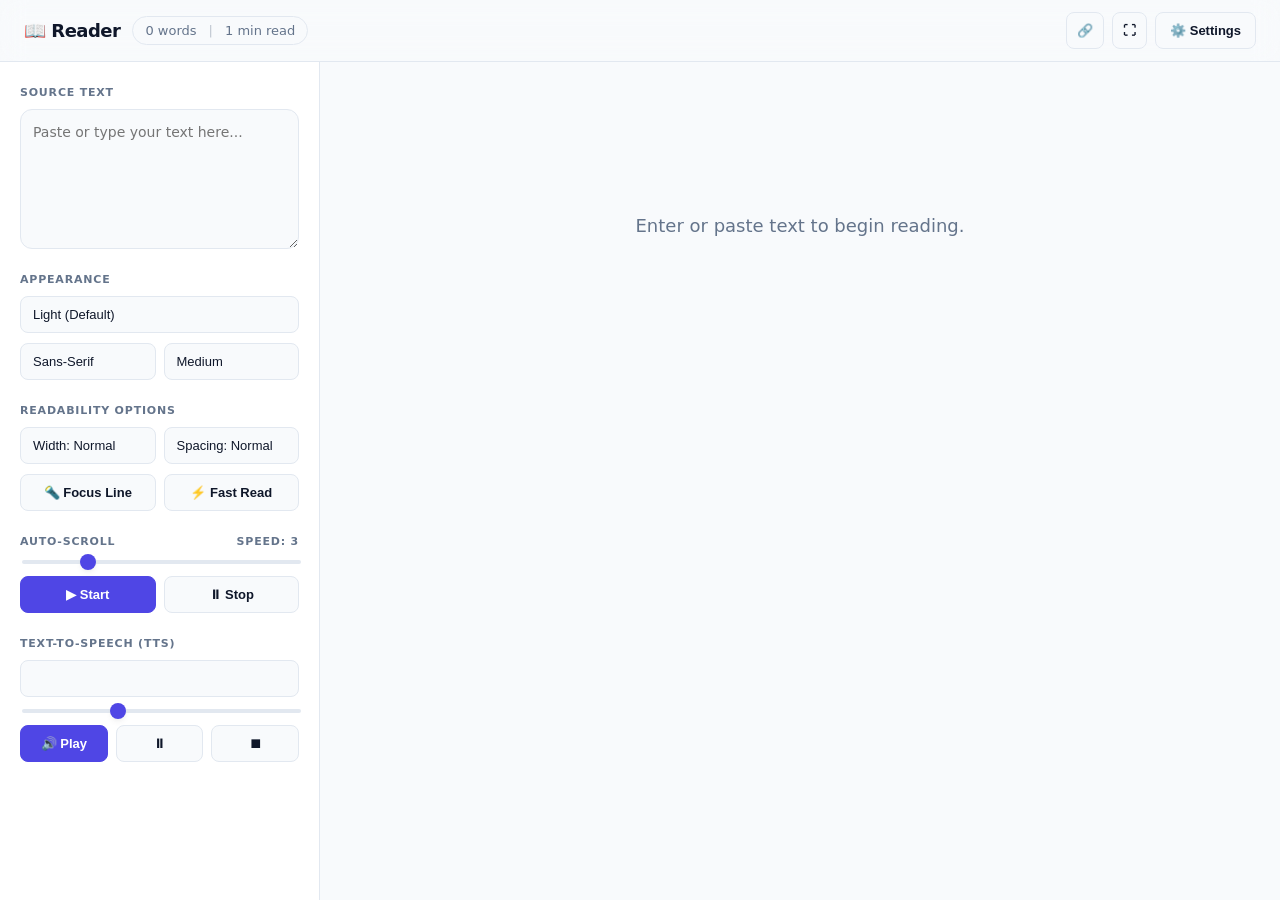
<file: index.html>
<!DOCTYPE html>
<html lang="en">

<head>
  <meta charset="UTF-8">
  <meta name="viewport" content="width=device-width, initial-scale=1.0">
  <title>TxT Reader & Previewer By QE SnG</title>
  <style>
    :root {
      --bg: #F8FAFC;
      --surface: #FFFFFF;
      --text: #0F172A;
      --text-muted: #64748B;
      --primary: #4F46E5;
      --primary-hover: #4338CA;
      --border: #E2E8F0;
      --shadow: 0 4px 6px -1px rgba(0, 0, 0, 0.05), 0 2px 4px -1px rgba(0, 0, 0, 0.03);
      --radius: 12px;
      --font-ui: system-ui, -apple-system, sans-serif;
    }

    .dark {
      --bg: #0F172A;
      --surface: #1E293B;
      --text: #F8FAFC;
      --text-muted: #94A3B8;
      --primary: #6366F1;
      --primary-hover: #818CF8;
      --border: #334155;
      --shadow: 0 4px 10px rgba(0, 0, 0, 0.3);
    }

    .sepia {
      --bg: #F4ECD8;
      --surface: #FDF6E3;
      --text: #433422;
      --text-muted: #8C7B6B;
      --primary: #D97736;
      --primary-hover: #BF652E;
      --border: #E1D4BA;
      --shadow: 0 4px 6px rgba(91, 70, 54, 0.05);
    }

    .oled {
      --bg: #000000;
      --surface: #000000;
      --text: #E2E8F0;
      --text-muted: #64748B;
      --primary: #38BDF8;
      --primary-hover: #7DD3FC;
      --border: #1E293B;
      --shadow: none;
    }

    * {
      box-sizing: border-box;
    }

    body {
      margin: 0;
      font-family: var(--font-ui);
      background: var(--bg);
      color: var(--text);
      transition: background 0.4s ease, color 0.4s ease;
      overflow: hidden;
      height: 100vh;
      display: flex;
      flex-direction: column;
    }

    /* Progress Bar */
    #progressBar {
      position: fixed;
      top: 0;
      left: 0;
      height: 3px;
      background: var(--primary);
      width: 0%;
      z-index: 1000;
      transition: width 0.1s;
    }

    /* Header */
    .header {
      display: flex;
      justify-content: space-between;
      align-items: center;
      padding: 12px 24px;
      background: rgba(var(--surface), 0.7);
      backdrop-filter: blur(12px);
      -webkit-backdrop-filter: blur(12px);
      border-bottom: 1px solid var(--border);
      z-index: 20;
      transition: transform 0.3s;
    }

    .header.focus-mode {
      transform: translateY(-100%);
      position: absolute;
      width: 100%;
    }

    .header-title {
      display: flex;
      align-items: center;
      gap: 12px;
    }

    .header-title h2 {
      margin: 0;
      font-size: 18px;
      font-weight: 700;
      letter-spacing: -0.5px;
    }

    .stats {
      display: flex;
      gap: 12px;
      font-size: 13px;
      color: var(--text-muted);
      font-weight: 500;
      background: var(--bg);
      padding: 6px 12px;
      border-radius: 20px;
      border: 1px solid var(--border);
    }

    .header-actions {
      display: flex;
      gap: 8px;
    }

    /* Main Layout */
    .main-container {
      display: flex;
      flex: 1;
      overflow: hidden;
      width: 100%;
    }

    /* Sidebar */
    .sidebar {
      width: 320px;
      background: var(--surface);
      border-right: 1px solid var(--border);
      padding: 24px 20px;
      overflow-y: auto;
      display: flex;
      flex-direction: column;
      gap: 24px;
      transition: transform 0.3s cubic-bezier(0.4, 0, 0.2, 1), margin-left 0.3s;
      z-index: 10;
    }

    .sidebar.hidden {
      margin-left: -320px;
      transform: translateX(-100%);
    }

    .control-group {
      display: flex;
      flex-direction: column;
      gap: 10px;
    }

    .control-group-title {
      font-size: 11px;
      text-transform: uppercase;
      font-weight: 700;
      color: var(--text-muted);
      letter-spacing: 0.8px;
      display: flex;
      justify-content: space-between;
    }

    textarea {
      width: 100%;
      height: 140px;
      padding: 12px;
      font-size: 14px;
      line-height: 1.5;
      border: 1px solid var(--border);
      border-radius: var(--radius);
      background: var(--bg);
      color: var(--text);
      resize: vertical;
      outline: none;
      transition: border-color 0.2s, box-shadow 0.2s;
      font-family: var(--font-ui);
    }

    textarea:focus {
      border-color: var(--primary);
      box-shadow: 0 0 0 3px rgba(79, 70, 229, 0.1);
    }

    select {
      width: 100%;
      padding: 10px 12px;
      border: 1px solid var(--border);
      border-radius: 8px;
      background: var(--bg);
      color: var(--text);
      font-size: 13px;
      font-weight: 500;
      outline: none;
      cursor: pointer;
      appearance: none;
    }

    .btn-row {
      display: flex;
      gap: 8px;
    }

    button {
      flex: 1;
      padding: 10px 14px;
      font-size: 13px;
      font-weight: 600;
      cursor: pointer;
      background: var(--bg);
      color: var(--text);
      border: 1px solid var(--border);
      border-radius: 8px;
      transition: all 0.2s;
      display: inline-flex;
      justify-content: center;
      align-items: center;
      gap: 6px;
      outline: none;
    }

    button:hover {
      background: var(--border);
    }

    button:active {
      transform: scale(0.97);
    }

    button.primary {
      background: var(--primary);
      color: #fff;
      border-color: var(--primary);
    }

    button.primary:hover {
      background: var(--primary-hover);
    }

    button.icon-only {
      flex: none;
      padding: 10px;
    }

    /* Custom Range Slider */
    input[type="range"] {
      appearance: none;
      width: 100%;
      background: transparent;
    }

    input[type="range"]::-webkit-slider-thumb {
      -webkit-appearance: none;
      height: 16px;
      width: 16px;
      border-radius: 50%;
      background: var(--primary);
      cursor: pointer;
      margin-top: -6px;
      box-shadow: var(--shadow);
    }

    input[type="range"]::-webkit-slider-runnable-track {
      width: 100%;
      height: 4px;
      cursor: pointer;
      background: var(--border);
      border-radius: 2px;
    }

    /* Reader Area */
    .preview-wrapper {
      flex: 1;
      display: flex;
      justify-content: center;
      overflow-y: auto;
      scroll-behavior: smooth;
      position: relative;
    }

    .preview-container {
      width: 100%;
      max-width: 65ch;
      padding: 60px 24px 120px 24px;
      font-size: 18px;
      line-height: 1.6;
      transition: max-width 0.3s, font-size 0.3s, line-height 0.3s;
    }

    .preview-container p {
      margin-bottom: 1.5em;
      color: var(--text);
      transition: opacity 0.3s;
      word-wrap: break-word;
    }

    /* Focus Highlight Mode */
    .focus-active p {
      opacity: 0.2;
    }

    .focus-active p.active-line {
      opacity: 1;
      transform: scale(1.02);
      background: rgba(79, 70, 229, 0.05);
      border-radius: 8px;
      padding: 4px 8px;
      margin-left: -8px;
      margin-right: -8px;
      transition: all 0.2s ease-out;
    }

    /* Bionic Reading Mode */
    b.bionic {
      font-weight: 700;
      opacity: 1;
    }

    span.bionic-rest {
      opacity: 0.8;
      font-weight: 400;
    }

    /* TTS Highlight */
    .tts-active {
      background: rgba(250, 204, 21, 0.3);
      border-radius: 4px;
      border-bottom: 2px solid #FACC15;
    }

    /* Mobile FAB */
    .fab {
      display: none;
      position: fixed;
      bottom: 20px;
      right: 20px;
      width: 50px;
      height: 50px;
      border-radius: 25px;
      background: var(--primary);
      color: white;
      border: none;
      box-shadow: var(--shadow);
      font-size: 20px;
      z-index: 50;
    }

    @media(max-width: 768px) {
      .sidebar {
        position: fixed;
        height: 100vh;
        max-width: 85vw;
        box-shadow: var(--shadow);
      }

      .fab {
        display: flex;
      }

      .header-actions .hide-mobile {
        display: none;
      }

      .stats {
        flex-direction: column;
        gap: 2px;
        padding: 4px 10px;
        font-size: 11px;
      }
    }

    /* Scrollbars */
    ::-webkit-scrollbar {
      width: 6px;
      height: 6px;
    }

    ::-webkit-scrollbar-track {
      background: transparent;
    }

    ::-webkit-scrollbar-thumb {
      background: var(--border);
      border-radius: 4px;
    }

    ::-webkit-scrollbar-thumb:hover {
      background: var(--text-muted);
    }
  </style>
</head>

<body>

  <div id="progressBar"></div>

  <div class="header" id="header">
    <div class="header-title">
      <h2>📖 Reader</h2>
      <div class="stats">
        <span id="wordCount">0 words</span>
        <span style="opacity:0.4">|</span>
        <span id="readTime">0 min read</span>
      </div>
    </div>
    <div class="header-actions">
      <button class="icon-only hide-mobile" id="shareBtn" title="Copy URL">🔗</button>
      <button class="icon-only hide-mobile" id="focusModeBtn" title="Immersive Mode">⛶</button>
      <button id="toggleSidebarBtn" class="hide-mobile">⚙️ Settings</button>
    </div>
  </div>

  <div class="main-container">
    <div class="sidebar" id="sidebar">

      <div class="control-group">
        <div class="control-group-title">Source Text</div>
        <textarea id="inputText" placeholder="Paste or type your text here..."></textarea>
      </div>

      <div class="control-group">
        <div class="control-group-title">Appearance</div>
        <select id="theme">
          <option value="">Light (Default)</option>
          <option value="dark">Dark Mode</option>
          <option value="sepia">Sepia (Eye Care)</option>
          <option value="oled">OLED Night</option>
        </select>
        <div class="btn-row">
          <select id="fontFamily">
            <option value="system-ui, -apple-system, sans-serif">Sans-Serif</option>
            <option value="Georgia, serif">Serif (Classic)</option>
            <option value="ui-monospace, monospace">Monospace</option>
          </select>
          <select id="fontSize">
            <option value="16px">Small</option>
            <option value="18px" selected>Medium</option>
            <option value="22px">Large</option>
            <option value="28px">X-Large</option>
          </select>
        </div>
      </div>

      <div class="control-group">
        <div class="control-group-title">Readability Options</div>
        <div class="btn-row">
          <select id="width">
            <option value="65ch">Width: Normal</option>
            <option value="45ch">Width: Narrow</option>
            <option value="85ch">Width: Wide</option>
            <option value="100%">Width: Full</option>
          </select>
          <select id="spacing">
            <option value="1.6">Spacing: Normal</option>
            <option value="2.2">Spacing: Wide</option>
            <option value="1.3">Spacing: Tight</option>
          </select>
        </div>
        <div class="btn-row">
          <button id="hlBtn">🔦 Focus Line</button>
          <button id="bionicBtn">⚡ Fast Read</button>
        </div>
      </div>

      <div class="control-group">
        <div class="control-group-title"><span>Auto-Scroll</span> <span id="speedVal">Speed: 3</span></div>
        <input type="range" id="scrollSpeed" min="1" max="10" value="3">
        <div class="btn-row">
          <button class="primary" onclick="startScroll()">▶ Start</button>
          <button onclick="stopScroll()">⏸ Stop</button>
        </div>
      </div>

      <div class="control-group">
        <div class="control-group-title">Text-to-Speech (TTS)</div>
        <select id="voices"></select>
        <input type="range" id="ttsSpeed" min="0.5" max="2" step="0.1" value="1" title="Playback Speed">
        <div class="btn-row">
          <button class="primary" onclick="playTTS()">🔊 Play</button>
          <button onclick="pauseTTS()">⏸</button>
          <button onclick="stopTTS()">⏹</button>
        </div>
      </div>

    </div>

    <div class="preview-wrapper" id="previewWrapper">
      <div id="preview" class="preview-container"></div>
    </div>
  </div>

  <button class="fab" id="fabBtn">⚙️</button>

  <script>
    // DOM Elements
    const textarea = document.getElementById("inputText");
    const preview = document.getElementById("preview");
    const previewWrapper = document.getElementById("previewWrapper");
    const sidebar = document.getElementById("sidebar");
    const header = document.getElementById("header");
    const progressBar = document.getElementById("progressBar");

    // Settings State
    let highlightOn = false;
    let bionicOn = false;
    let isFocusMode = false;

    /* ================= INITIALIZATION & STATE ================= */
    function loadState() {
      const params = new URLSearchParams(location.search);
      let text = params.get("txt") || localStorage.getItem("readerText") || "";
      let theme = params.get("theme") || localStorage.getItem("readerTheme") || "";

      textarea.value = decodeURIComponent(text);
      if (theme) { document.body.className = theme; document.getElementById("theme").value = theme; }

      renderPreview();
    }

    function saveState() {
      const text = textarea.value;
      const theme = document.body.className;

      localStorage.setItem("readerText", text);
      localStorage.setItem("readerTheme", theme);

      // Update URL without reloading (useful for sharing)
      const url = new URL(window.location);
      if (text.length < 2000) url.searchParams.set("txt", encodeURIComponent(text)); // Don't bloat URL if text is massive
      url.searchParams.set("theme", theme);
      history.replaceState(null, "", url);
    }

    /* ================= PERFORMANCE RENDER PIPELINE ================= */
    let renderTimer;
    textarea.addEventListener("input", () => {
      // Stats update instantly
      updateStats();

      // DOM Heavy rendering is debounced (Wait 400ms after user stops typing)
      clearTimeout(renderTimer);
      renderTimer = setTimeout(() => {
        renderPreview();
        saveState();
      }, 400);
    });

    function updateStats() {
      const text = textarea.value.trim();
      const words = text ? text.split(/\s+/).length : 0;
      document.getElementById("wordCount").innerText = `${words} word${words !== 1 ? 's' : ''}`;
      document.getElementById("readTime").innerText = `${Math.max(1, Math.ceil(words / 238))} min read`;
    }

    function renderPreview() {
      updateStats();
      const text = textarea.value;

      if (!text.trim()) {
        preview.innerHTML = '<p style="color:var(--text-muted);text-align:center;margin-top:10vh;">Enter or paste text to begin reading.</p>';
        return;
      }

      // Parse paragraphs
      let html = '';
      const paragraphs = text.split(/\n\n+/);

      paragraphs.forEach(p => {
        const lines = p.split('\n');
        let pContent = '';

        lines.forEach((line, idx) => {
          if (!line.trim()) return;
          if (bionicOn) pContent += applyBionic(line) + (idx < lines.length - 1 ? '<br>' : '');
          else pContent += line + (idx < lines.length - 1 ? '<br>' : '');
        });

        if (pContent) html += `<p>${pContent}</p>`;
      });

      preview.innerHTML = html;
      if (highlightOn) attachScrollTracker();
    }

    /* ================= BIONIC READING LOGIC ================= */
    function applyBionic(text) {
      return text.split(' ').map(word => {
        if (word.length <= 1) return `<b class="bionic">${word}</b>`;
        const mid = Math.ceil(word.length / 2);
        return `<b class="bionic">${word.slice(0, mid)}</b><span class="bionic-rest">${word.slice(mid)}</span>`;
      }).join(' ');
    }

    document.getElementById("bionicBtn").addEventListener("click", (e) => {
      bionicOn = !bionicOn;
      e.target.style.background = bionicOn ? "var(--primary)" : "";
      e.target.style.color = bionicOn ? "white" : "";
      renderPreview();
    });

    /* ================= APPEARANCE CONTROLS ================= */
    document.getElementById("theme").addEventListener("change", (e) => { document.body.className = e.target.value; saveState(); });
    document.getElementById("width").addEventListener("change", (e) => preview.style.maxWidth = e.target.value);
    document.getElementById("spacing").addEventListener("change", (e) => preview.style.lineHeight = e.target.value);
    document.getElementById("fontFamily").addEventListener("change", (e) => preview.style.fontFamily = e.target.value);
    document.getElementById("fontSize").addEventListener("change", (e) => preview.style.fontSize = e.target.value);

    /* ================= UI TOGGLES ================= */
    const toggleSidebar = () => sidebar.classList.toggle("hidden");
    document.getElementById("toggleSidebarBtn").addEventListener("click", toggleSidebar);
    document.getElementById("fabBtn").addEventListener("click", toggleSidebar);

    document.getElementById("focusModeBtn").addEventListener("click", () => {
      isFocusMode = !isFocusMode;
      header.classList.toggle("focus-mode");
      if (isFocusMode) sidebar.classList.add("hidden");
      else sidebar.classList.remove("hidden");
    });

    document.getElementById("shareBtn").addEventListener("click", () => {
      navigator.clipboard.writeText(window.location.href);
      const btn = document.getElementById("shareBtn");
      btn.innerText = "✅"; setTimeout(() => btn.innerText = "🔗", 2000);
    });

    /* ================= PROGRESS BAR & FOCUS HIGHLIGHT ================= */
    previewWrapper.addEventListener("scroll", () => {
      const scrollTop = previewWrapper.scrollTop;
      const maxScroll = previewWrapper.scrollHeight - previewWrapper.clientHeight;
      progressBar.style.width = maxScroll > 0 ? `${(scrollTop / maxScroll) * 100}%` : '0%';
    });

    document.getElementById("hlBtn").addEventListener("click", (e) => {
      highlightOn = !highlightOn;
      e.target.style.background = highlightOn ? "var(--primary)" : "";
      e.target.style.color = highlightOn ? "white" : "";

      if (highlightOn) {
        preview.classList.add("focus-active");
        attachScrollTracker();
      } else {
        preview.classList.remove("focus-active");
        previewWrapper.removeEventListener("scroll", processHighlight);
        preview.querySelectorAll("p").forEach(p => p.classList.remove("active-line"));
      }
    });

    function attachScrollTracker() {
      if (!highlightOn) return;
      previewWrapper.addEventListener("scroll", processHighlight);
      processHighlight();
    }

    function processHighlight() {
      const targetY = previewWrapper.getBoundingClientRect().top + (previewWrapper.clientHeight * 0.3); // Focus slightly above center
      let minDiff = Infinity;
      let closestP = null;

      preview.querySelectorAll("p").forEach(p => {
        p.classList.remove("active-line");
        const rect = p.getBoundingClientRect();
        const diff = Math.abs((rect.top + rect.height / 2) - targetY);
        if (diff < minDiff) { minDiff = diff; closestP = p; }
      });
      if (closestP) closestP.classList.add("active-line");
    }

    /* ================= AUTO SCROLL ================= */
    let isScrolling = false;
    let scrollReq;
    const speedInput = document.getElementById("scrollSpeed");
    speedInput.addEventListener("input", (e) => document.getElementById("speedVal").innerText = `Speed: ${e.target.value}`);

    function autoScrollLoop() {
      if (!isScrolling) return;
      previewWrapper.scrollTop += (speedInput.value * 0.2);
      scrollReq = requestAnimationFrame(autoScrollLoop);
    }
    window.startScroll = () => { stopScroll(); isScrolling = true; autoScrollLoop(); };
    window.stopScroll = () => { isScrolling = false; cancelAnimationFrame(scrollReq); };

    // Pause scrolling on touch/mouse hold
    previewWrapper.addEventListener('mousedown', () => { if (isScrolling) stopScroll(); });
    previewWrapper.addEventListener('touchstart', () => { if (isScrolling) stopScroll(); });

    /* ================= TTS ENGINE ================= */
    let utterance;
    let voices = [];
    const ttsSpeed = document.getElementById("ttsSpeed");

    function loadVoices() {
      voices = speechSynthesis.getVoices();
      document.getElementById("voices").innerHTML = voices.map((v, i) => `<option value="${i}">${v.name} (${v.lang})</option>`).join("");
    }
    speechSynthesis.onvoiceschanged = loadVoices;

    window.playTTS = () => {
      stopTTS();
      const textToRead = textarea.value.trim();
      if (!textToRead) return;

      utterance = new SpeechSynthesisUtterance(textToRead);
      const voiceIndex = document.getElementById("voices").value;
      if (voices[voiceIndex]) utterance.voice = voices[voiceIndex];
      utterance.rate = ttsSpeed.value;

      // Highlight text as it reads (if supported by browser/voice)
      utterance.onboundary = (e) => {
        if (e.name === 'word') {
          // Basic highlighting wrapper - complex to implement perfectly due to innerHTML structure,
          // but keeps the page alive and prevents screen sleep
        }
      };

      speechSynthesis.speak(utterance);
    };
    window.pauseTTS = () => speechSynthesis.pause();
    window.stopTTS = () => speechSynthesis.cancel();

    /* INIT */
    loadState();
    loadVoices();
  </script>
</body>

</html>
</file>
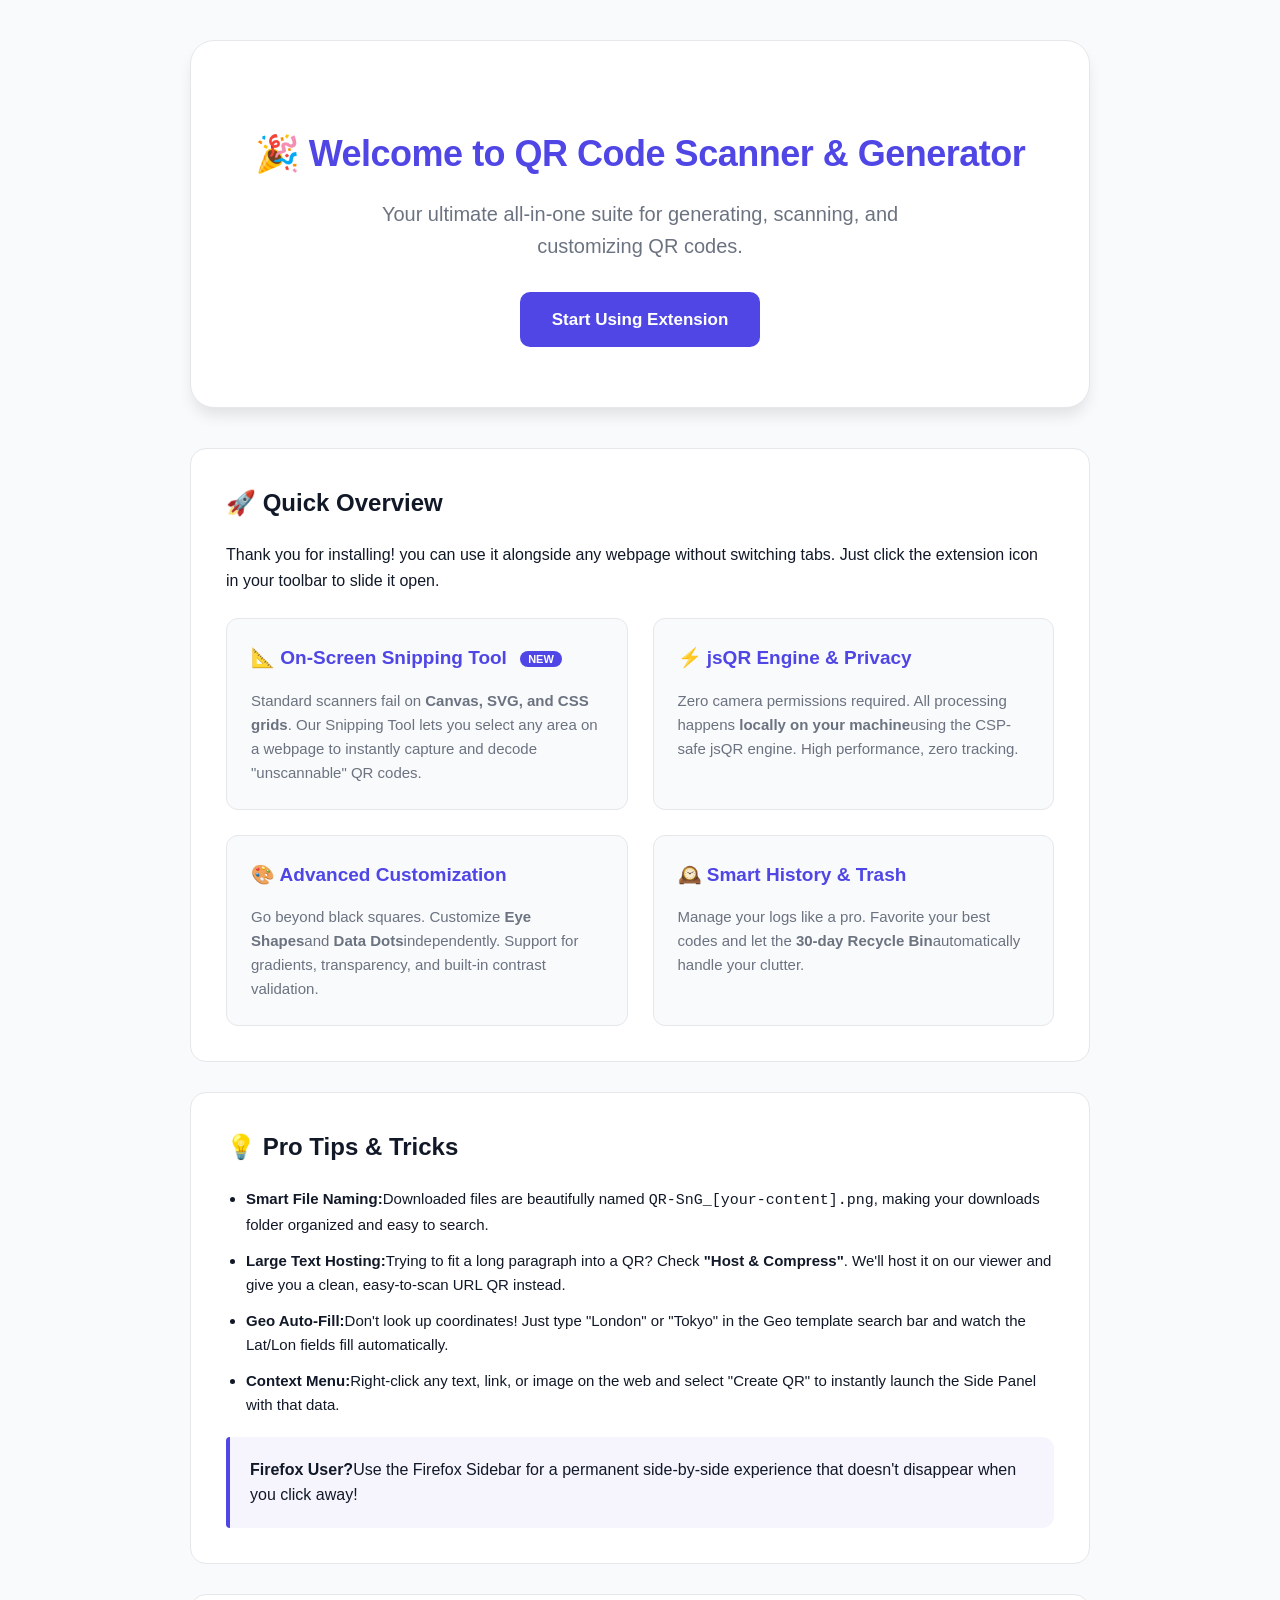
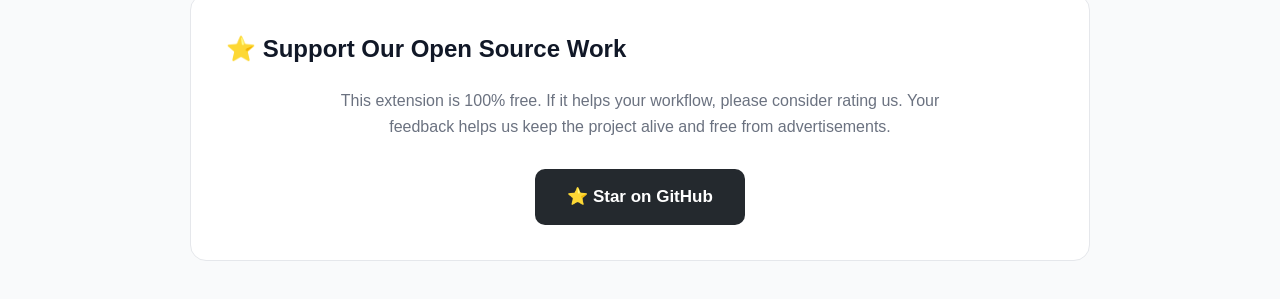
<file: chrome/intro.html>
<!DOCTYPE html><html lang="en"><head><meta charset="UTF-8"><meta name="viewport" content="width=device-width, initial-scale=1.0"><title>Welcome to QR Code Tools (QR-SnG)</title><style>:root{ --primary: #4F46E5; --primary-hover: #4338CA; --bg: #F9FAFB; --card-bg: #FFFFFF; --text-main: #111827; --text-muted: #6B7280; --border: #E5E7EB;} @media (prefers-color-scheme: dark){ :root{ --primary: #6366F1; --primary-hover: #4F46E5; --bg: #111827; --card-bg: #1F2937; --text-main: #F9FAFB; --text-muted: #9CA3AF; --border: #374151;}} body{ margin: 0; padding: 0; font-family: -apple-system, BlinkMacSystemFont, 'Segoe UI', Roboto, Arial, sans-serif; background-color: var(--bg); color: var(--text-main); line-height: 1.6;} .container{ max-width: 900px; margin: 40px auto; padding: 0 20px;} .hero{ text-align: center; padding: 60px 20px; background: var(--card-bg); border-radius: 24px; border: 1px solid var(--border); box-shadow: 0 10px 15px -3px rgba(0, 0, 0, 0.1); margin-bottom: 40px;} .hero h1{ font-size: 36px; margin-bottom: 15px; color: var(--primary); letter-spacing: -0.5px;} .hero p{ font-size: 20px; color: var(--text-muted); max-width: 600px; margin: 0 auto 30px;} .section{ background: var(--card-bg); border-radius: 16px; border: 1px solid var(--border); padding: 35px; margin-bottom: 30px;} .section h2{ margin-top: 0; margin-bottom: 20px; font-size: 24px; display: flex; align-items: center; gap: 10px;} .grid{ display: grid; grid-template-columns: repeat(auto-fit, minmax(350px, 1fr)); gap: 25px; margin-top: 25px;} .card{ padding: 24px; background: var(--bg); border-radius: 12px; border: 1px solid var(--border); transition: transform 0.2s;} .card:hover{ transform: translateY(-2px); border-color: var(--primary);} .card h3{ margin-top: 0; font-size: 19px; color: var(--primary); margin-bottom: 12px;} .card p{ margin-bottom: 0; font-size: 15px; color: var(--text-muted);} .btn{ display: inline-block; padding: 14px 32px; background-color: var(--primary); color: white !important; text-decoration: none; border-radius: 10px; font-weight: 600; font-size: 17px; transition: all 0.2s;} .btn:hover{ background-color: var(--primary-hover); transform: scale(1.02);} .support-buttons{ display: flex; gap: 15px; margin-top: 30px; justify-content: center; flex-wrap: wrap;} .btn-firefox{ background-color: #FF7139;} .btn-firefox:hover{ background-color: #E55C20;} .btn-github{ background-color: #24292e;} .btn-github:hover{ background-color: #000;} .tip-box{ background: rgba(79, 70, 229, 0.05); border-left: 4px solid var(--primary); padding: 20px; border-radius: 4px 12px 12px 4px; margin-top: 20px;} ul{ padding-left: 20px;} li{ margin-bottom: 12px; font-size: 15px;} strong{ color: var(--text-main);} .badge{ font-size: 11px; background: var(--primary); color: white; padding: 2px 8px; border-radius: 20px; vertical-align: middle; margin-left: 8px; text-transform: uppercase;} </style></head><body><div class="container"><div class="hero"><h1>🎉 Welcome to QR Code Scanner & Generator</h1><p>Your ultimate all-in-one suite for generating, scanning, and customizing QR codes.</p><a href="./index.html" class="btn">Start Using Extension</a></div><div class="section"><h2>🚀 Quick Overview</h2><p>Thank you for installing! you can use it alongside any webpage without switching tabs. Just click the extension icon in your toolbar to slide it open. </p><div class="grid"><div class="card"><h3>📐 On-Screen Snipping Tool <span class="badge">New</span></h3><p>Standard scanners fail on <b>Canvas, SVG, and CSS grids</b>. Our Snipping Tool lets you select any area on a webpage to instantly capture and decode "unscannable" QR codes.</p></div><div class="card"><h3>⚡ jsQR Engine & Privacy</h3><p>Zero camera permissions required. All processing happens <b>locally on your machine</b>using the CSP-safe jsQR engine. High performance, zero tracking.</p></div><div class="card"><h3>🎨 Advanced Customization</h3><p>Go beyond black squares. Customize <b>Eye Shapes</b>and <b>Data Dots</b>independently. Support for gradients, transparency, and built-in contrast validation.</p></div><div class="card"><h3>🕰️ Smart History & Trash</h3><p>Manage your logs like a pro. Favorite your best codes and let the <b>30-day Recycle Bin</b>automatically handle your clutter.</p></div></div></div><div class="section"><h2>💡 Pro Tips & Tricks</h2><ul><li><strong>Smart File Naming:</strong>Downloaded files are beautifully named <code>QR-SnG_[your-content].png</code>, making your downloads folder organized and easy to search. </li><li><strong>Large Text Hosting:</strong>Trying to fit a long paragraph into a QR? Check <strong>"Host & Compress"</strong>. We'll host it on our viewer and give you a clean, easy-to-scan URL QR instead.</li><li><strong>Geo Auto-Fill:</strong>Don't look up coordinates! Just type "London" or "Tokyo" in the Geo template search bar and watch the Lat/Lon fields fill automatically.</li><li><strong>Context Menu:</strong>Right-click any text, link, or image on the web and select "Create QR" to instantly launch the Side Panel with that data.</li></ul><div class="tip-box"><strong>Firefox User?</strong>Use the Firefox Sidebar for a permanent side-by-side experience that doesn't disappear when you click away! </div></div><div class="section" style="text-align: center;"><h2>⭐ Support Our Open Source Work</h2><p style="color: var(--text-muted); max-width: 650px; margin: 0 auto;">This extension is 100% free. If it helps your workflow, please consider rating us. Your feedback helps us keep the project alive and free from advertisements. </p><div class="support-buttons"><a href="https://github.com/pro-bandey/QR-SnG" target="_blank" class="btn btn-github">⭐ Star on GitHub</a></div></div></div></body></html>
</file>
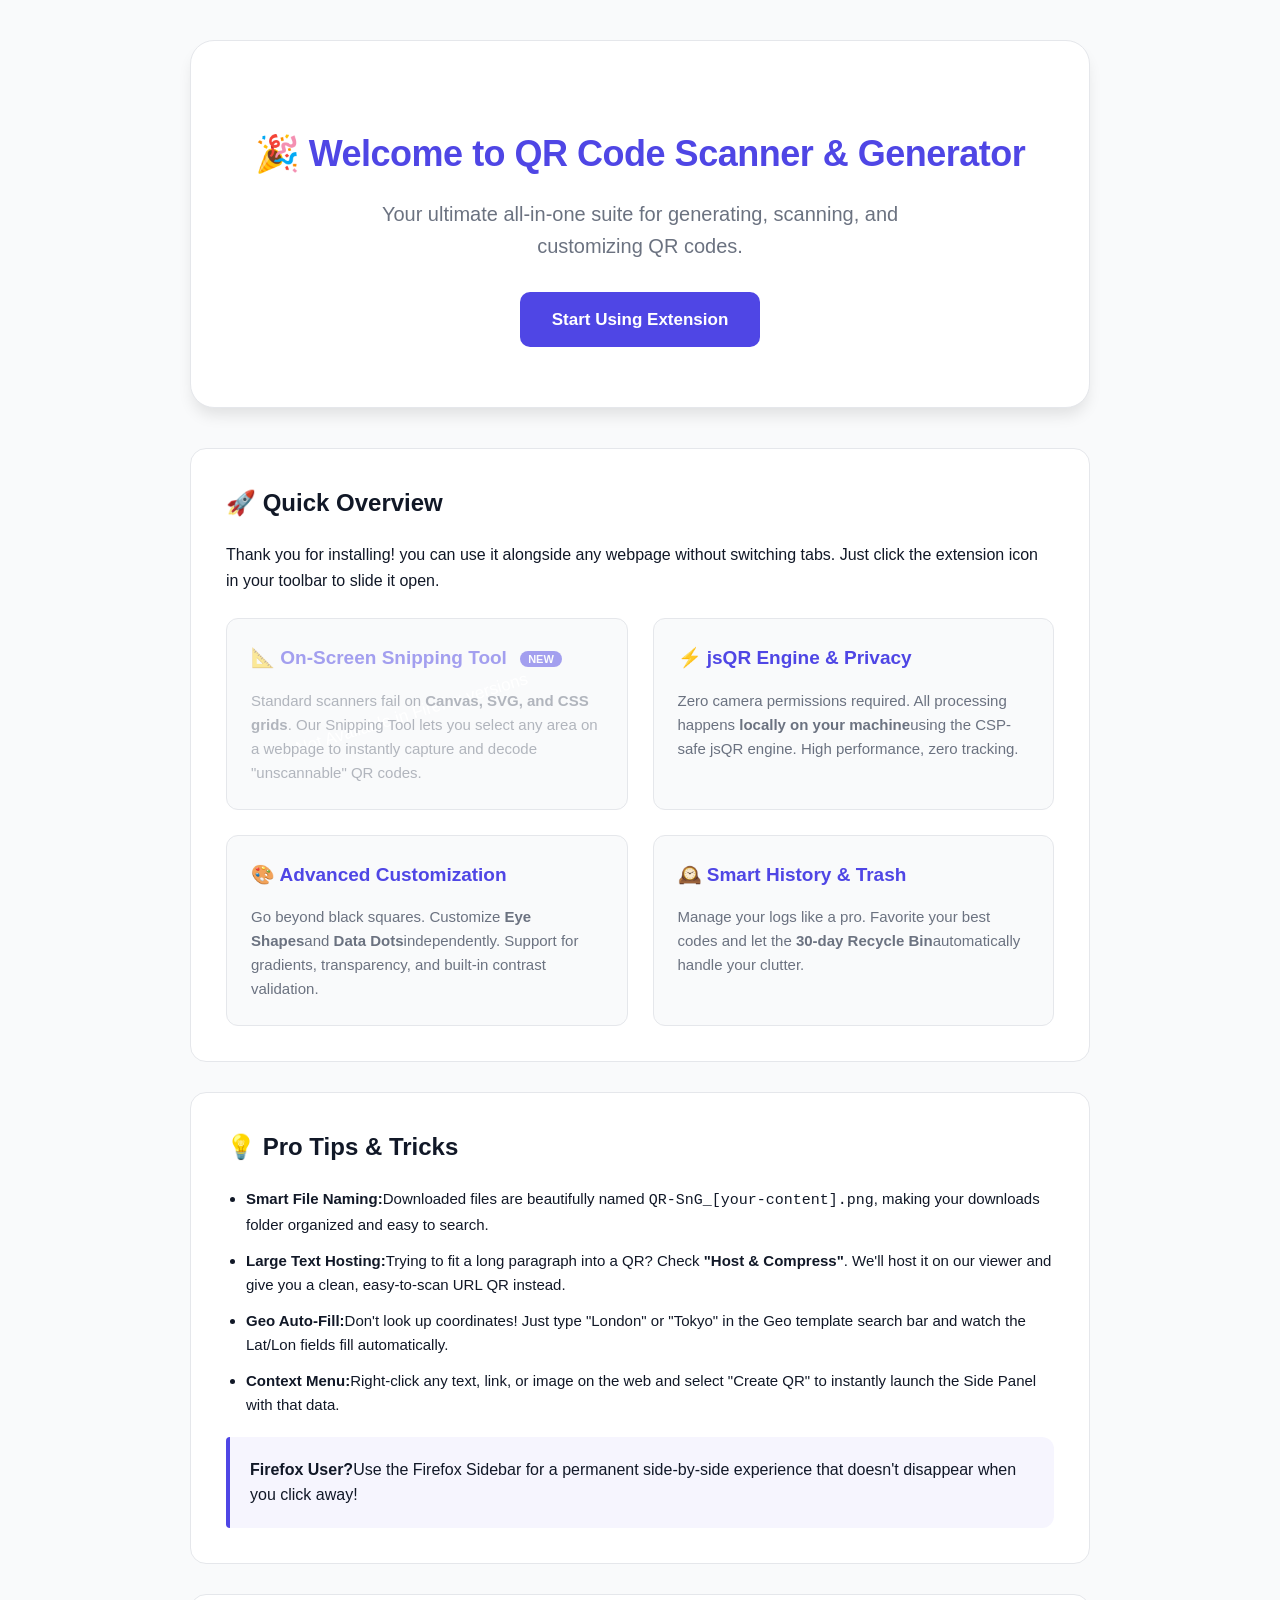
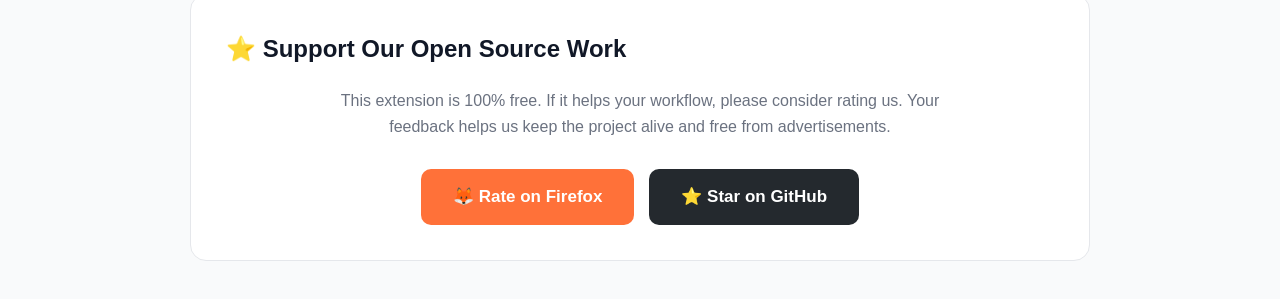
<file: firefox-android/intro.html>
<!DOCTYPE html><html lang="en"><head><meta charset="UTF-8"><meta name="viewport" content="width=device-width, initial-scale=1.0"><title>Welcome to QR Code Tools (QR-SnG)</title><style>:root{ --primary: #4F46E5; --primary-hover: #4338CA; --bg: #F9FAFB; --card-bg: #FFFFFF; --text-main: #111827; --text-muted: #6B7280; --border: #E5E7EB;} @media (prefers-color-scheme: dark){ :root{ --primary: #6366F1; --primary-hover: #4F46E5; --bg: #111827; --card-bg: #1F2937; --text-main: #F9FAFB; --text-muted: #9CA3AF; --border: #374151;}} body{ margin: 0; padding: 0; font-family: -apple-system, BlinkMacSystemFont, 'Segoe UI', Roboto, Arial, sans-serif; background-color: var(--bg); color: var(--text-main); line-height: 1.6;} .container{ max-width: 900px; margin: 40px auto; padding: 0 20px;} .hero{ text-align: center; padding: 60px 20px; background: var(--card-bg); border-radius: 24px; border: 1px solid var(--border); box-shadow: 0 10px 15px -3px rgba(0, 0, 0, 0.1); margin-bottom: 40px;} .hero h1{ font-size: 36px; margin-bottom: 15px; color: var(--primary); letter-spacing: -0.5px;} .hero p{ font-size: 20px; color: var(--text-muted); max-width: 600px; margin: 0 auto 30px;} .section{ background: var(--card-bg); border-radius: 16px; border: 1px solid var(--border); padding: 35px; margin-bottom: 30px;} .section h2{ margin-top: 0; margin-bottom: 20px; font-size: 24px; display: flex; align-items: center; gap: 10px;} .grid{ display: grid; grid-template-columns: repeat(auto-fit, minmax(350px, 1fr)); gap: 25px; margin-top: 25px;} .card{ padding: 24px; background: var(--bg); border-radius: 12px; border: 1px solid var(--border); transition: transform 0.2s;} .card:hover{ transform: translateY(-2px); border-color: var(--primary);} .card h3{ margin-top: 0; font-size: 19px; color: var(--primary); margin-bottom: 12px;} .card p{ margin-bottom: 0; font-size: 15px; color: var(--text-muted);} .btn{ display: inline-block; padding: 14px 32px; background-color: var(--primary); color: white !important; text-decoration: none; border-radius: 10px; font-weight: 600; font-size: 17px; transition: all 0.2s;} .btn:hover{ background-color: var(--primary-hover); transform: scale(1.02);} .support-buttons{ display: flex; gap: 15px; margin-top: 30px; justify-content: center; flex-wrap: wrap;} .btn-firefox{ background-color: #FF7139;} .btn-firefox:hover{ background-color: #E55C20;} .btn-github{ background-color: #24292e;} .btn-github:hover{ background-color: #000;} .tip-box{ background: rgba(79, 70, 229, 0.05); border-left: 4px solid var(--primary); padding: 20px; border-radius: 4px 12px 12px 4px; margin-top: 20px;} ul{ padding-left: 20px;} li{ margin-bottom: 12px; font-size: 15px;} strong{ color: var(--text-main);} .badge{ font-size: 11px; background: var(--primary); color: white; padding: 2px 8px; border-radius: 20px; vertical-align: middle; margin-left: 8px; text-transform: uppercase;} </style></head><body><div class="container"><div class="hero"><h1>🎉 Welcome to QR Code Scanner & Generator</h1><p>Your ultimate all-in-one suite for generating, scanning, and customizing QR codes.</p><a href="./index.html" class="btn">Start Using Extension</a></div><div class="section"><h2>🚀 Quick Overview</h2><p>Thank you for installing! you can use it alongside any webpage without switching tabs. Just click the extension icon in your toolbar to slide it open. </p><div class="grid"><div class="card" style="position: relative;"><p style="position: absolute;top: 64px;left: 64px;color: #fff;font-size: 17px;rotate: -17deg;">Not Available in Firefox versions</p><h3 style="opacity: .5;">📐 On-Screen Snipping Tool <span class="badge">New</span></h3><p style="opacity: .5;">Standard scanners fail on <b>Canvas, SVG, and CSS grids</b>. Our Snipping Tool lets you select any area on a webpage to instantly capture and decode "unscannable" QR codes.</p></div><div class="card"><h3>⚡ jsQR Engine & Privacy</h3><p>Zero camera permissions required. All processing happens <b>locally on your machine</b>using the CSP-safe jsQR engine. High performance, zero tracking.</p></div><div class="card"><h3>🎨 Advanced Customization</h3><p>Go beyond black squares. Customize <b>Eye Shapes</b>and <b>Data Dots</b>independently. Support for gradients, transparency, and built-in contrast validation.</p></div><div class="card"><h3>🕰️ Smart History & Trash</h3><p>Manage your logs like a pro. Favorite your best codes and let the <b>30-day Recycle Bin</b>automatically handle your clutter.</p></div></div></div><div class="section"><h2>💡 Pro Tips & Tricks</h2><ul><li><strong>Smart File Naming:</strong>Downloaded files are beautifully named <code>QR-SnG_[your-content].png</code>, making your downloads folder organized and easy to search. </li><li><strong>Large Text Hosting:</strong>Trying to fit a long paragraph into a QR? Check <strong>"Host & Compress"</strong>. We'll host it on our viewer and give you a clean, easy-to-scan URL QR instead.</li><li><strong>Geo Auto-Fill:</strong>Don't look up coordinates! Just type "London" or "Tokyo" in the Geo template search bar and watch the Lat/Lon fields fill automatically.</li><li><strong>Context Menu:</strong>Right-click any text, link, or image on the web and select "Create QR" to instantly launch the Side Panel with that data.</li></ul><div class="tip-box"><strong>Firefox User?</strong>Use the Firefox Sidebar for a permanent side-by-side experience that doesn't disappear when you click away! </div></div><div class="section" style="text-align: center;"><h2>⭐ Support Our Open Source Work</h2><p style="color: var(--text-muted); max-width: 650px; margin: 0 auto;">This extension is 100% free. If it helps your workflow, please consider rating us. Your feedback helps us keep the project alive and free from advertisements. </p><div class="support-buttons"><a href="https://addons.mozilla.org/en-US/firefox/addon/QR-Code-SnG/" target="_blank" class="btn btn-firefox">🦊 Rate on Firefox</a><a href="https://github.com/pro-bandey/QR-SnG" target="_blank" class="btn btn-github">⭐ Star on GitHub</a></div></div></div></body></html>
</file>
